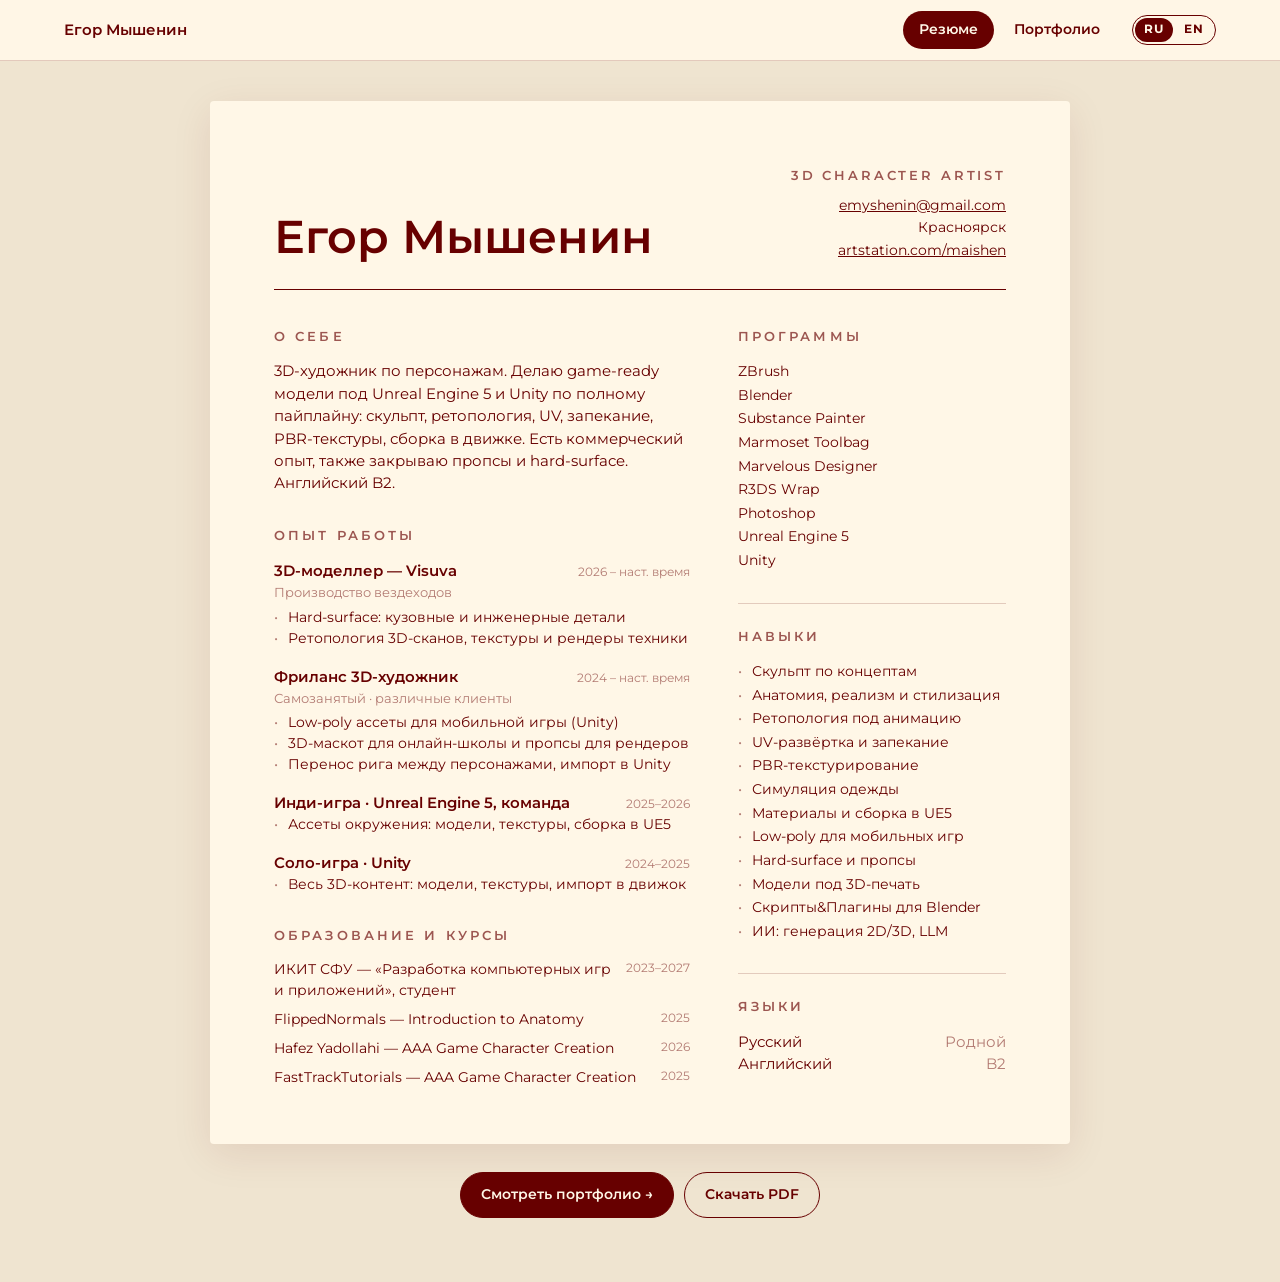
<file: index.html>
<!doctype html>
<!-- This page is the site shell. en/index.html and ru/index.html are copies of it:
     keep the body and script tags identical, only <html lang> and the head
     title/description change per language. -->
<html lang="ru">
<head>
<meta charset="utf-8">
<meta name="viewport" content="width=device-width, initial-scale=1">
<title>Егор Мышенин — 3D Character Artist</title>
<meta name="description" content="Резюме и портфолио 3D-художника по персонажам: game-ready модели для Unreal Engine 5 и Unity.">
<link rel="icon" href="/favicon.ico?v=2" sizes="any">
<link rel="icon" type="image/png" sizes="32x32" href="/favicon-32.png?v=2">
<link rel="apple-touch-icon" href="/apple-touch-icon.png?v=2">
<link rel="preconnect" href="https://fonts.googleapis.com">
<link rel="preconnect" href="https://fonts.gstatic.com" crossorigin>
<link href="https://fonts.googleapis.com/css2?family=Montserrat:wght@400;500;600;700&display=swap" rel="stylesheet">
<link rel="stylesheet" href="/styles.css">
</head>
<body>
<nav class="nav"><div class="wrap">
  <a class="brand" href="#" data-k="name"></a>
  <div class="tabs">
    <a class="tab" href="#" data-tab="resume" data-ui="resume"></a>
    <a class="tab" href="#portfolio" data-tab="portfolio" data-ui="portfolio"></a>
  </div>
  <div class="langswitch" role="group" data-ui-aria="langSwitch">
    <button type="button" class="lang" data-lang="ru" lang="ru">RU</button>
    <button type="button" class="lang" data-lang="en" lang="en">EN</button>
  </div>
</div></nav>

<section id="resume">
 <div class="wrap">
  <article class="sheet">
    <div class="rhead">
      <h1 data-k="name"></h1>
      <div class="rcontact">
        <div class="role" data-k="role"></div>
        <a id="c-email"></a><br>
        <span data-k="city"></span><br>
        <a id="c-art" target="_blank" rel="noopener"></a>
      </div>
    </div>
    <div class="rgrid">
      <div class="left">
        <section class="sec"><h2 data-ui="about"></h2><p class="about" data-k="about"></p></section>
        <section class="sec"><h2 data-ui="experience"></h2><div id="jobs"></div></section>
        <section class="sec"><h2 data-ui="education"></h2><ul class="edu" id="edu"></ul></section>
      </div>
      <div class="right">
        <section class="sec"><h2 data-ui="programs"></h2><ul class="plain" id="programs"></ul></section>
        <section class="sec"><h2 data-ui="skills"></h2><ul class="list" id="skills"></ul></section>
        <section class="sec"><h2 data-ui="languages"></h2><ul class="langs" id="langs"></ul></section>
      </div>
    </div>
  </article>
  <div class="ractions">
    <a class="btn fill" href="#portfolio" data-ui="viewPortfolio"></a>
    <a class="btn" id="pdf" href="/resume.pdf" download data-ui="downloadPdf"></a>
  </div>
 </div>
</section>

<section id="portfolio" hidden>
 <div class="wrap">
  <div class="phead">
    <h1 data-ui="portfolioTitle"></h1>
    <p data-k="portfolioIntro"></p>
  </div>
  <div class="filters" role="group" data-ui-aria="filterLabel">
    <button type="button" class="chip" data-f="all" aria-pressed="true" data-ui="filterAll"></button>
    <button type="button" class="chip" data-f="real-time" aria-pressed="false" data-ui="filterRealtime"></button>
    <button type="button" class="chip" data-f="render" aria-pressed="false" data-ui="filterRender"></button>
    <button type="button" class="chip" data-f="print" aria-pressed="false" data-ui="filterPrint"></button>
  </div>
  <div class="grid" id="grid"></div>
  <footer>
    <span>© <span data-k="name"></span></span>
    <span><a id="f-email"></a> · <a id="f-art" target="_blank" rel="noopener"></a></span>
  </footer>
 </div>
</section>

<div class="viewer" id="viewer" role="dialog" aria-modal="true" aria-labelledby="vtitle">
  <div class="vbar"><h2 id="vtitle"></h2><button type="button" class="close" id="close" data-ui="close"></button></div>
  <div class="vbody">
    <p class="vdesc" id="vdesc"></p>
    <div class="media" id="media"></div>
    <div class="vnav"><button type="button" id="prev" data-ui="prev"></button><button type="button" id="next" data-ui="next"></button></div>
  </div>
</div>

<script src="/app.js"></script>
</body>
</html>
</file>
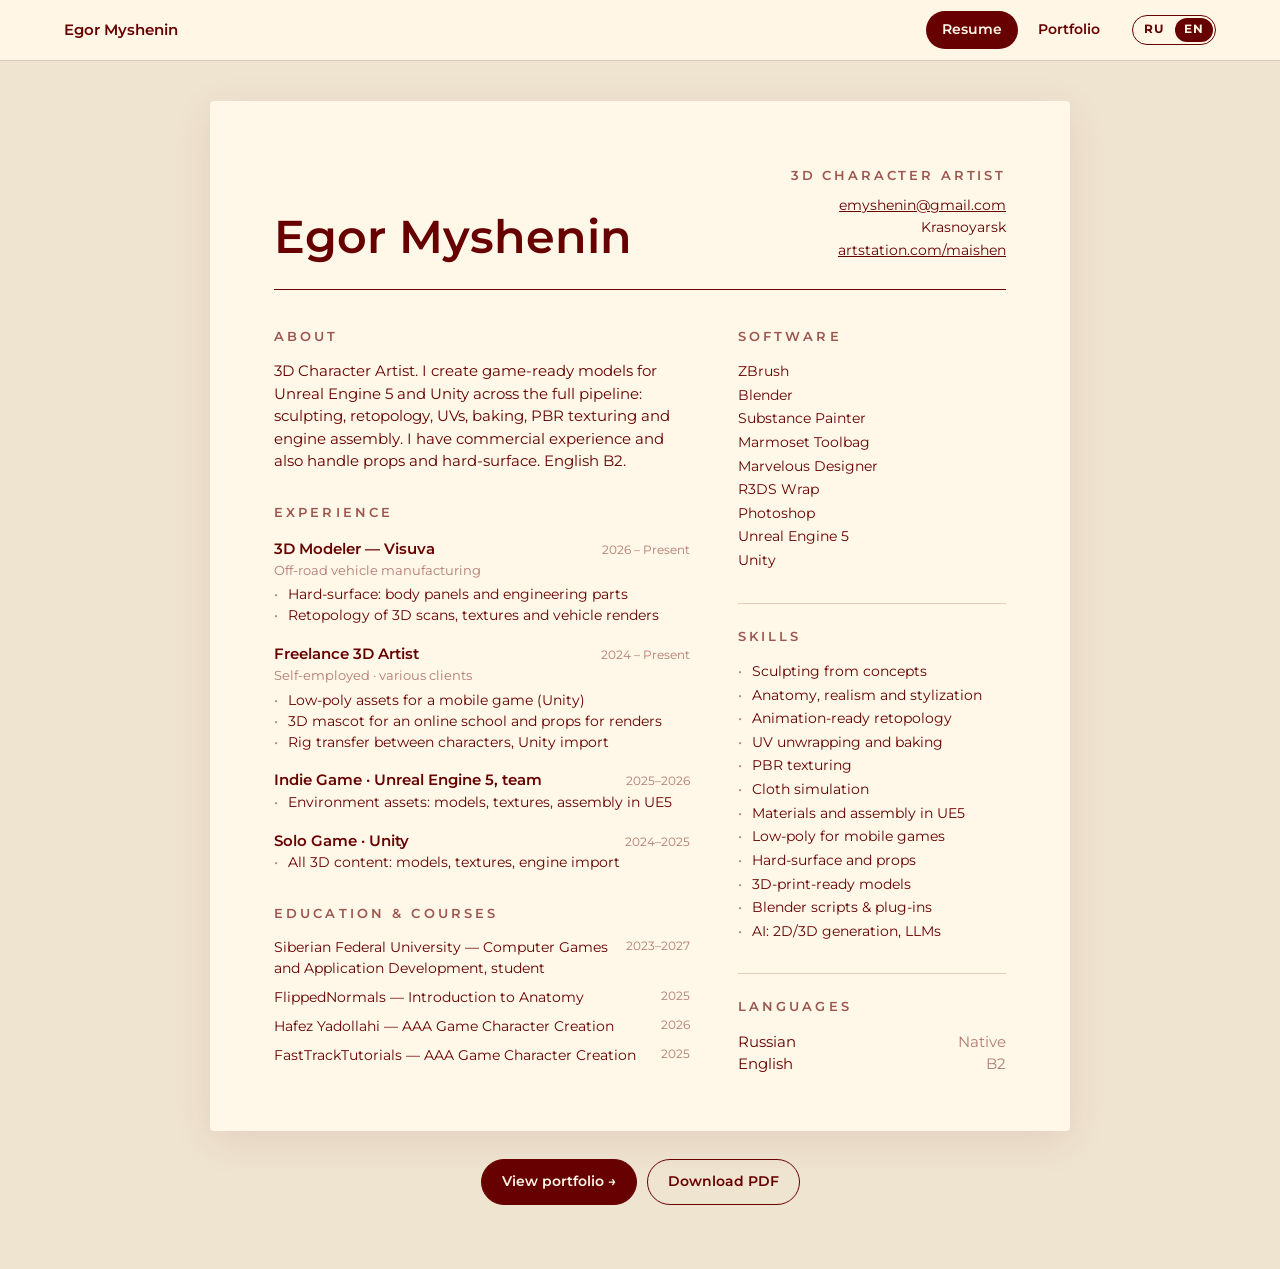
<file: en/index.html>
<!doctype html>
<!-- This page is the site shell. en/index.html and ru/index.html are copies of it:
     keep the body and script tags identical, only <html lang> and the head
     title/description change per language. -->
<html lang="en">
<head>
<meta charset="utf-8">
<meta name="viewport" content="width=device-width, initial-scale=1">
<title>Egor Myshenin — 3D Character Artist</title>
<meta name="description" content="3D Character Artist resume and portfolio: game-ready models for Unreal Engine 5 and Unity.">
<link rel="icon" href="/favicon.ico?v=2" sizes="any">
<link rel="icon" type="image/png" sizes="32x32" href="/favicon-32.png?v=2">
<link rel="apple-touch-icon" href="/apple-touch-icon.png?v=2">
<link rel="preconnect" href="https://fonts.googleapis.com">
<link rel="preconnect" href="https://fonts.gstatic.com" crossorigin>
<link href="https://fonts.googleapis.com/css2?family=Montserrat:wght@400;500;600;700&display=swap" rel="stylesheet">
<link rel="stylesheet" href="/styles.css">
</head>
<body>
<nav class="nav"><div class="wrap">
  <a class="brand" href="#" data-k="name"></a>
  <div class="tabs">
    <a class="tab" href="#" data-tab="resume" data-ui="resume"></a>
    <a class="tab" href="#portfolio" data-tab="portfolio" data-ui="portfolio"></a>
  </div>
  <div class="langswitch" role="group" data-ui-aria="langSwitch">
    <button type="button" class="lang" data-lang="ru" lang="ru">RU</button>
    <button type="button" class="lang" data-lang="en" lang="en">EN</button>
  </div>
</div></nav>

<section id="resume">
 <div class="wrap">
  <article class="sheet">
    <div class="rhead">
      <h1 data-k="name"></h1>
      <div class="rcontact">
        <div class="role" data-k="role"></div>
        <a id="c-email"></a><br>
        <span data-k="city"></span><br>
        <a id="c-art" target="_blank" rel="noopener"></a>
      </div>
    </div>
    <div class="rgrid">
      <div class="left">
        <section class="sec"><h2 data-ui="about"></h2><p class="about" data-k="about"></p></section>
        <section class="sec"><h2 data-ui="experience"></h2><div id="jobs"></div></section>
        <section class="sec"><h2 data-ui="education"></h2><ul class="edu" id="edu"></ul></section>
      </div>
      <div class="right">
        <section class="sec"><h2 data-ui="programs"></h2><ul class="plain" id="programs"></ul></section>
        <section class="sec"><h2 data-ui="skills"></h2><ul class="list" id="skills"></ul></section>
        <section class="sec"><h2 data-ui="languages"></h2><ul class="langs" id="langs"></ul></section>
      </div>
    </div>
  </article>
  <div class="ractions">
    <a class="btn fill" href="#portfolio" data-ui="viewPortfolio"></a>
    <a class="btn" id="pdf" href="/resume.pdf" download data-ui="downloadPdf"></a>
  </div>
 </div>
</section>

<section id="portfolio" hidden>
 <div class="wrap">
  <div class="phead">
    <h1 data-ui="portfolioTitle"></h1>
    <p data-k="portfolioIntro"></p>
  </div>
  <div class="filters" role="group" data-ui-aria="filterLabel">
    <button type="button" class="chip" data-f="all" aria-pressed="true" data-ui="filterAll"></button>
    <button type="button" class="chip" data-f="real-time" aria-pressed="false" data-ui="filterRealtime"></button>
    <button type="button" class="chip" data-f="render" aria-pressed="false" data-ui="filterRender"></button>
    <button type="button" class="chip" data-f="print" aria-pressed="false" data-ui="filterPrint"></button>
  </div>
  <div class="grid" id="grid"></div>
  <footer>
    <span>© <span data-k="name"></span></span>
    <span><a id="f-email"></a> · <a id="f-art" target="_blank" rel="noopener"></a></span>
  </footer>
 </div>
</section>

<div class="viewer" id="viewer" role="dialog" aria-modal="true" aria-labelledby="vtitle">
  <div class="vbar"><h2 id="vtitle"></h2><button type="button" class="close" id="close" data-ui="close"></button></div>
  <div class="vbody">
    <p class="vdesc" id="vdesc"></p>
    <div class="media" id="media"></div>
    <div class="vnav"><button type="button" id="prev" data-ui="prev"></button><button type="button" id="next" data-ui="next"></button></div>
  </div>
</div>

<script src="/app.js"></script>
</body>
</html>
</file>
<file: styles.css>
:root{--bg:#FFF7E7;--ink:#670000;--muted:#670000a6;--soft:#67000080;--line:#6700002e;--card:#fffaf0;--dark:#1b1212;--page:#FFF7E7}
*{box-sizing:border-box;margin:0;padding:0}
body{background:#efe4d0;color:var(--ink);font-family:Montserrat,system-ui,sans-serif;line-height:1.55;-webkit-font-smoothing:antialiased}
a{color:inherit}
.wrap{max-width:1200px;margin:0 auto;padding:0 24px}

/* top nav */
.nav{position:sticky;top:0;z-index:5;background:#FFF7E7f2;backdrop-filter:blur(6px);border-bottom:1px solid var(--line)}
.nav .wrap{display:flex;align-items:center;justify-content:space-between;gap:16px;height:60px}
.brand{font-weight:600;font-size:15px;text-decoration:none;white-space:nowrap}
.tabs{display:flex;gap:4px;margin-left:auto}
.tab{font:inherit;font-size:14px;font-weight:600;text-decoration:none;padding:8px 16px;border-radius:999px}
.tab[aria-current=page]{background:var(--ink);color:var(--bg)}
.tab:not([aria-current=page]):hover{background:#6700000f}

/* language switch */
.langswitch{display:flex;gap:2px;padding:2px;border:1.5px solid var(--ink);border-radius:999px;flex:none}
.lang{font:inherit;font-size:11.5px;font-weight:700;letter-spacing:.08em;line-height:1;padding:6px 9px;border:0;border-radius:999px;background:transparent;color:var(--ink);cursor:pointer;transition:background .15s,color .15s}
.lang[aria-pressed=true]{background:var(--ink);color:var(--bg)}
.lang:hover:not([aria-pressed=true]){background:#6700000f}
.lang:focus-visible{outline:2px solid var(--ink);outline-offset:2px}

/* resume page */
#resume{padding:40px 0 64px}
.sheet{max-width:860px;margin:0 auto;background:var(--page);box-shadow:0 10px 40px #67000018;border-radius:4px;padding:64px 64px 56px}
.rhead{display:flex;justify-content:space-between;align-items:flex-end;gap:24px;flex-wrap:wrap;padding-bottom:28px;border-bottom:1.5px solid var(--ink)}
.rhead h1{font-size:clamp(32px,5vw,46px);font-weight:600;line-height:1.05}
.rcontact{text-align:right;font-size:14px;line-height:1.6}
.rcontact .role{font-size:13px;font-weight:600;letter-spacing:.22em;text-transform:uppercase;color:var(--muted);margin-bottom:8px}
.rgrid{display:grid;grid-template-columns:1.55fr 1fr;gap:48px;margin-top:36px}
.sec+.sec{margin-top:30px}
.sec h2{font-size:13px;font-weight:600;letter-spacing:.24em;text-transform:uppercase;color:var(--muted);margin-bottom:14px}
.about{font-size:14.5px;text-align:left}
.job+.job{margin-top:16px}
.job .row{display:flex;justify-content:space-between;gap:12px;align-items:baseline}
.job h3{font-size:15px;font-weight:600}
.date{font-size:12px;color:var(--soft);white-space:nowrap}
.sub{font-size:12.5px;color:var(--soft);margin:1px 0 4px}
.job ul,.list{list-style:none;font-size:13.5px}
.job li,.list li{position:relative;padding-left:14px}
.job li::before,.list li::before{content:"•";position:absolute;left:0;color:var(--soft)}
.plain{list-style:none;font-size:13.5px;line-height:1.75}
.right .sec{border-top:1px solid var(--line);padding-top:22px}
.right .sec:first-child{border-top:0;padding-top:0}
.list{line-height:1.75}
.edu li{display:flex;justify-content:space-between;gap:12px;font-size:13.5px}
.edu li+li{margin-top:8px}
.langs li{display:flex;justify-content:space-between;font-size:14.5px}
.langs span{color:var(--soft)}
.ractions{display:flex;justify-content:center;gap:10px;flex-wrap:wrap;margin-top:28px}
.btn{display:inline-block;padding:11px 20px;border:1.5px solid var(--ink);border-radius:999px;text-decoration:none;font-size:14px;font-weight:600;background:transparent;color:var(--ink);transition:background .15s,color .15s}
.btn:hover,.btn.fill{background:var(--ink);color:var(--bg)}
.btn.fill:hover{background:transparent;color:var(--ink)}
@media (max-width:760px){
  .sheet{padding:36px 22px 32px;border-radius:0;box-shadow:none}
  #resume{padding:0 0 40px}
  .rgrid{grid-template-columns:1fr;gap:30px}
  .rcontact{text-align:left}
  .about{text-align:left}
  .right .sec:first-child{border-top:1px solid var(--line);padding-top:22px}
}

/* portfolio */
#portfolio{background:var(--bg);min-height:100vh}
.phead{padding:44px 0 8px}
.phead h1{font-size:clamp(30px,5vw,48px);font-weight:600;line-height:1.1}
.phead p{margin-top:12px;max-width:720px}
.filters{display:flex;gap:8px;flex-wrap:wrap;margin:28px 0 20px}
.chip{font:inherit;font-size:13px;font-weight:600;padding:7px 14px;border-radius:999px;border:1px solid var(--line);background:transparent;color:var(--ink);cursor:pointer}
.chip[aria-pressed=true]{background:var(--ink);color:var(--bg);border-color:var(--ink)}
.grid{display:grid;grid-template-columns:repeat(auto-fill,minmax(300px,1fr));gap:20px;padding-bottom:64px;align-items:start}
.card{display:flex;flex-direction:column;width:100%;background:var(--card);border-radius:14px;overflow:hidden;cursor:pointer;border:1px solid var(--line);transition:transform .2s,box-shadow .2s;text-align:left;font:inherit;color:inherit;padding:0}
.card:hover{transform:translateY(-3px);box-shadow:0 12px 30px #67000022}
.card:focus-visible{outline:3px solid var(--ink);outline-offset:2px}
.thumb{aspect-ratio:4/3;background:#e9dcc6 center/cover no-repeat;display:block;width:100%}
.meta{display:block;padding:14px 16px 16px}
.meta h3{font-size:16px;font-weight:600}
.meta p{font-size:12px;letter-spacing:.14em;text-transform:uppercase;color:var(--muted);margin-top:2px}
footer{border-top:1px solid var(--line);padding:28px 0 48px;font-size:14px;display:flex;justify-content:space-between;gap:16px;flex-wrap:wrap}

.viewer{position:fixed;inset:0;background:var(--dark);color:#f4e9d8;overflow-y:auto;display:none;z-index:10}
.viewer.open{display:block}
.vbar{position:sticky;top:0;display:flex;justify-content:space-between;align-items:center;gap:12px;padding:14px 24px;background:#1b1212ee;backdrop-filter:blur(6px);z-index:2}
.vbar h2{font-size:18px;font-weight:600}
.vbar span{font-size:12px;letter-spacing:.14em;text-transform:uppercase;opacity:.7;margin-left:10px}
.close{font:inherit;font-size:14px;font-weight:600;background:#f4e9d8;color:var(--dark);border:0;border-radius:999px;padding:9px 16px;cursor:pointer}
.vbody{max-width:1400px;margin:0 auto;padding:8px 24px 64px}
.vdesc{max-width:760px;margin:8px 0 24px;opacity:.85}
.media{display:grid;gap:14px}
.media img{width:100%;height:auto;display:block;border-radius:8px;background:#2a1f1f;min-height:200px}
.video{position:relative;aspect-ratio:16/9;border-radius:8px;overflow:hidden;background:#000}
.video iframe{position:absolute;inset:0;width:100%;height:100%;border:0}
.vnav{display:flex;justify-content:space-between;gap:12px;margin-top:28px}
.vnav button{font:inherit;font-size:14px;font-weight:600;background:transparent;color:#f4e9d8;border:1px solid #f4e9d855;border-radius:999px;padding:10px 18px;cursor:pointer}
[hidden]{display:none!important}
#portfolio,#resume{scroll-margin-top:61px}

/* mobile nav: brand + language on one row, tabs below */
@media (max-width:640px){
  .nav .wrap{height:auto;flex-wrap:wrap;padding-top:9px;padding-bottom:9px;gap:8px 12px}
  .brand{order:1;font-size:14px}
  .langswitch{order:2;margin-left:auto}
  .tabs{order:3;flex:1 0 100%;margin-left:0;gap:6px}
  .tab{flex:1;text-align:center;padding:8px 10px;font-size:13px}
  #portfolio,#resume{scroll-margin-top:106px}
}
@media (max-width:600px){.wrap,.vbody{padding-left:16px;padding-right:16px}.vbar{padding:12px 16px}.brand{font-size:14px}.tab{padding:8px 10px}}
</file>
